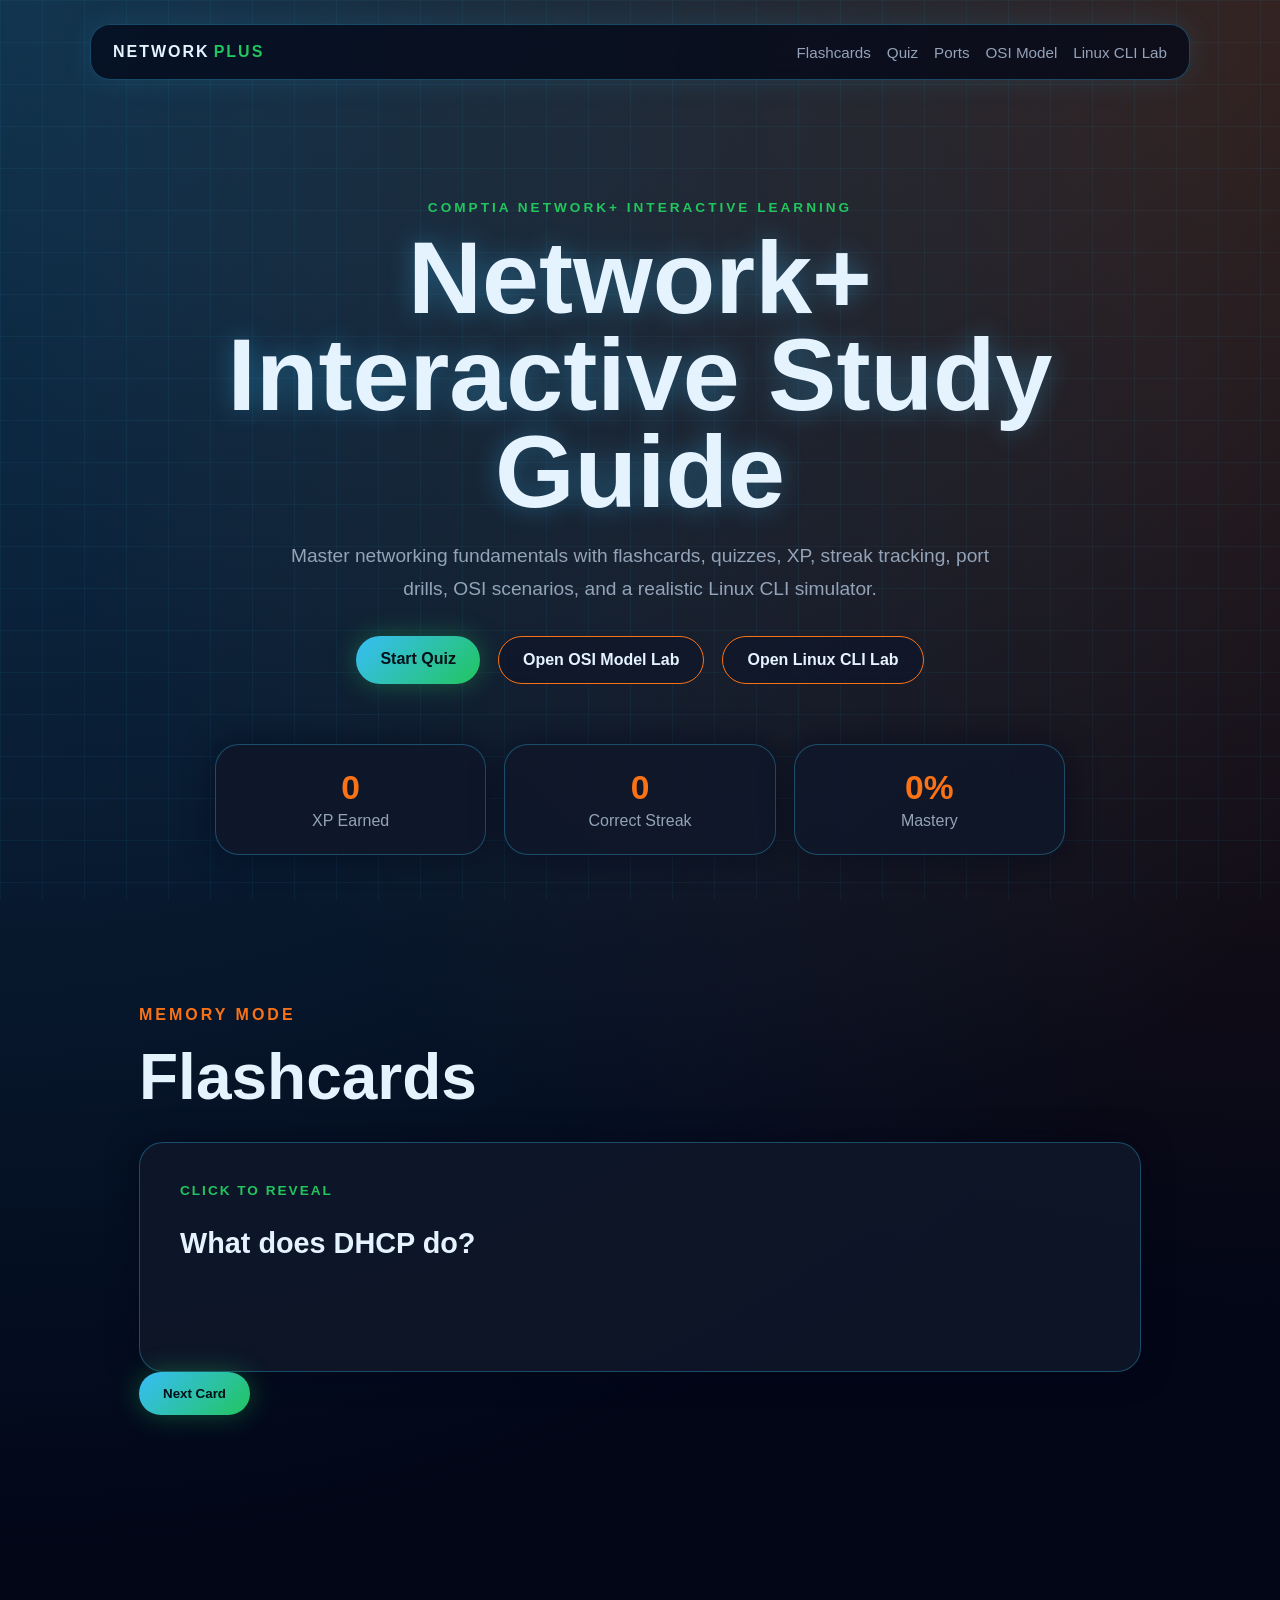
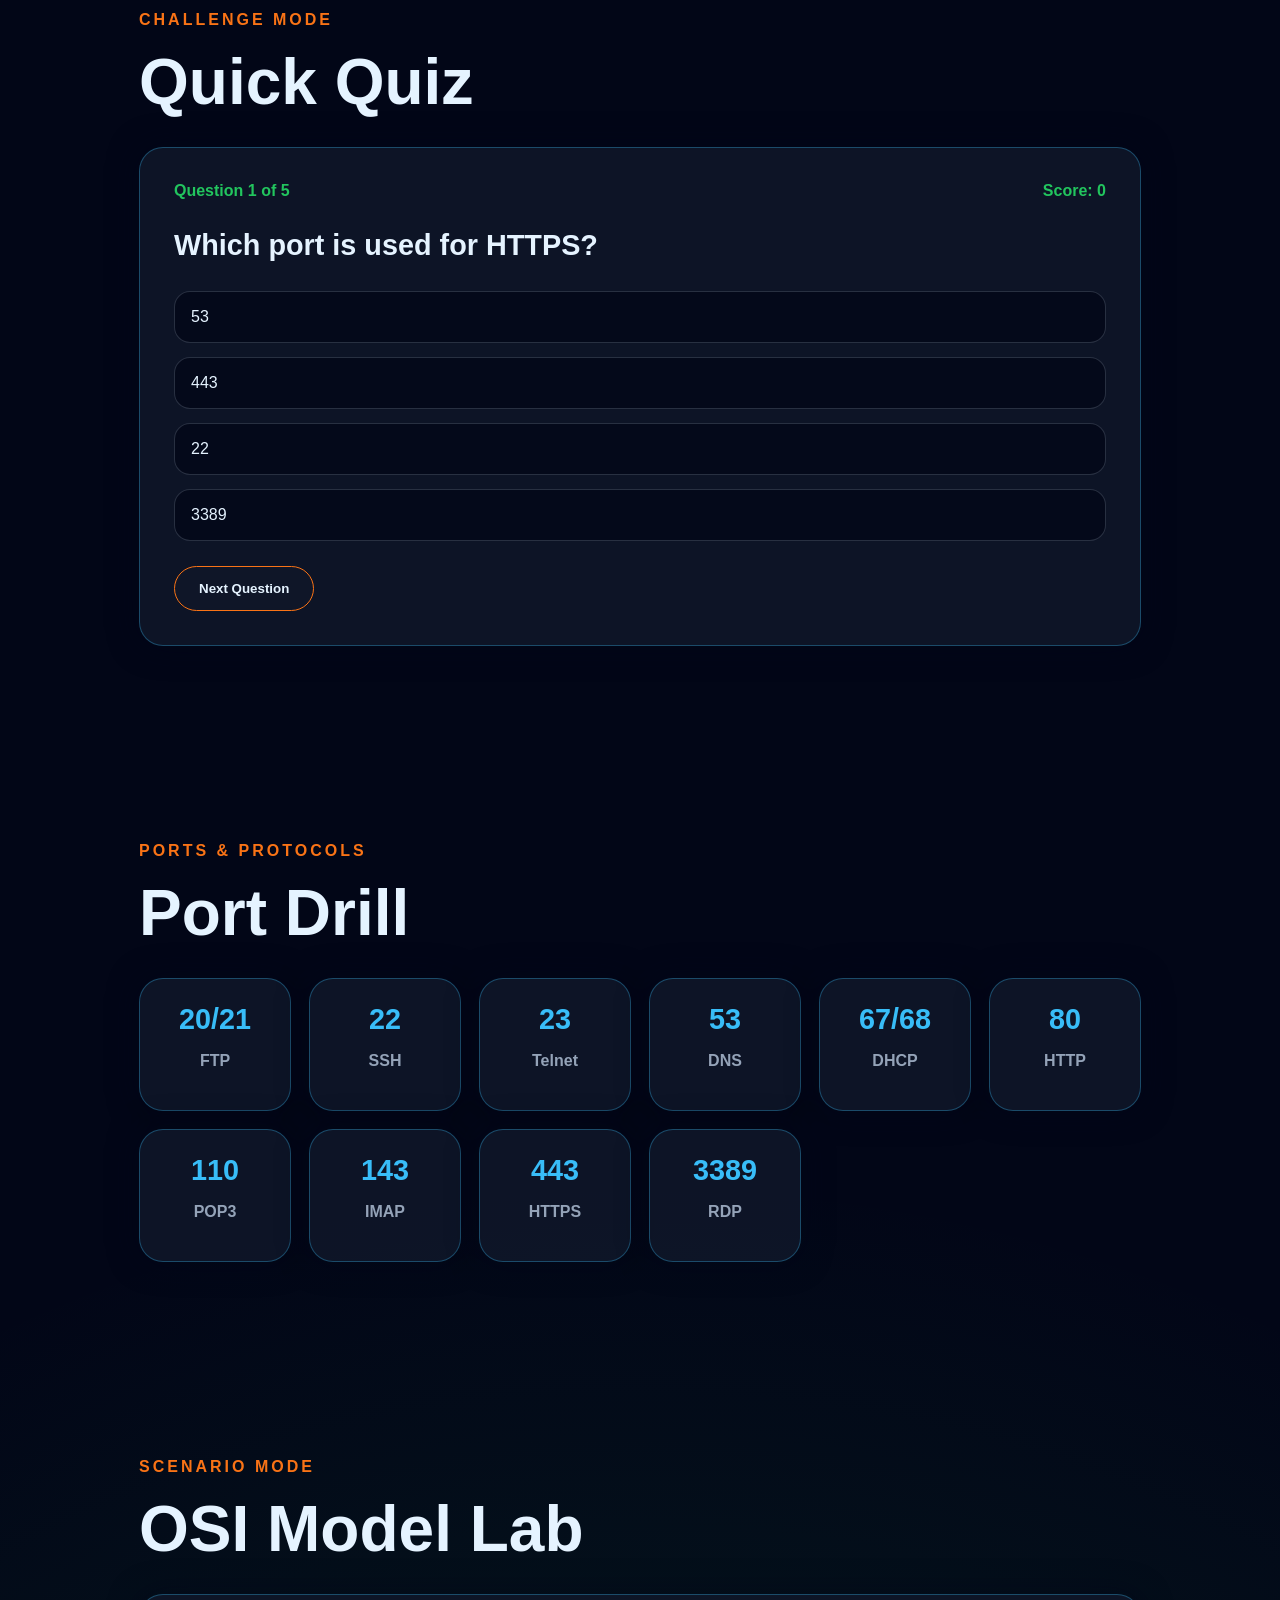
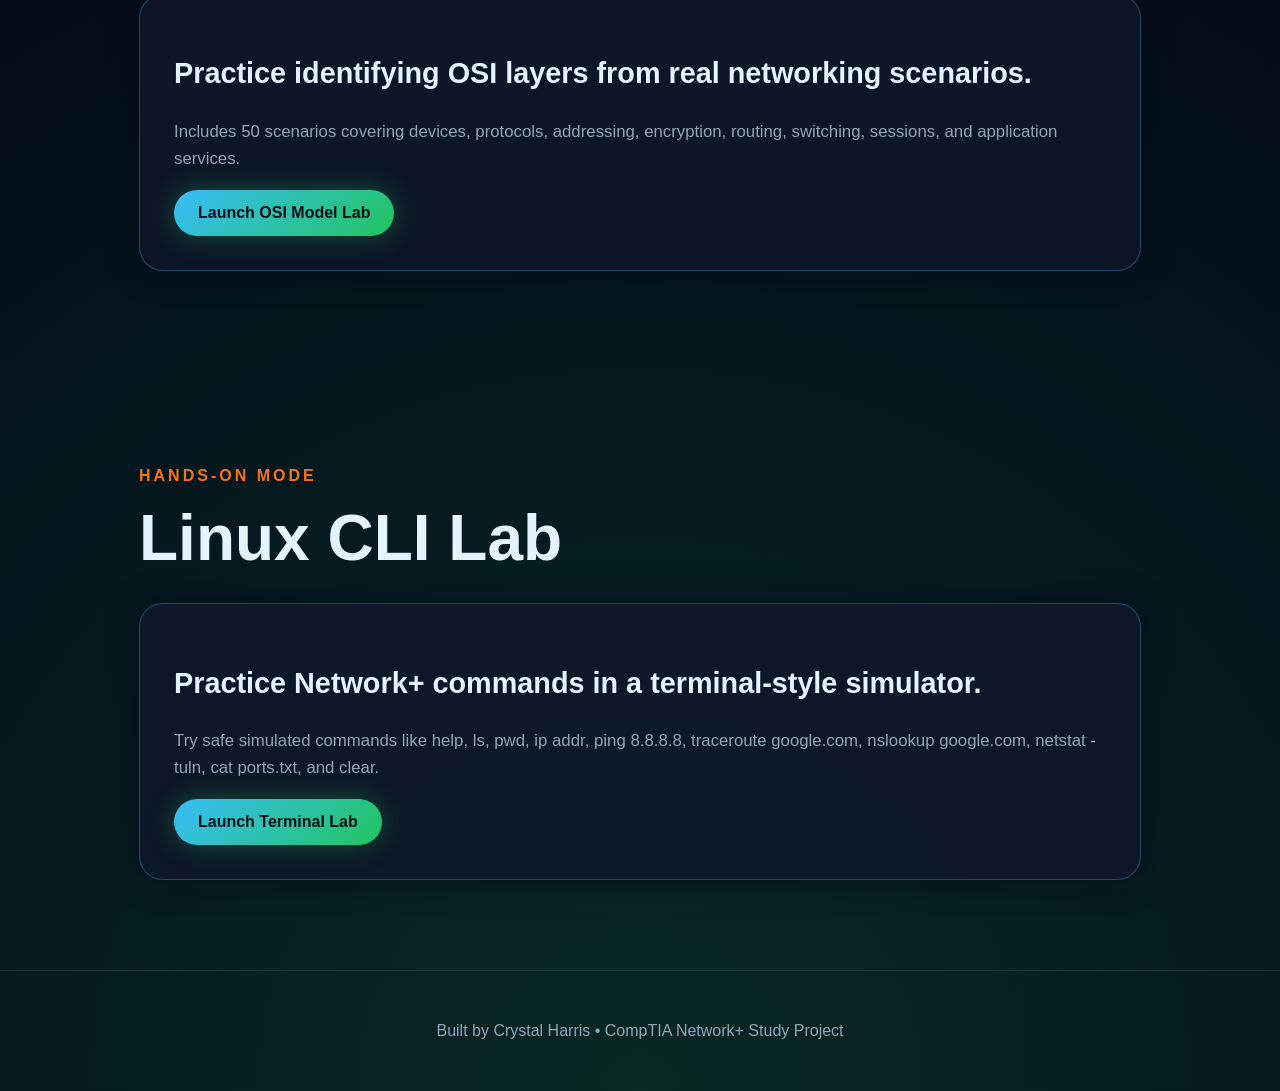
<file: index.html>
<!DOCTYPE html>
<html lang="en">
<head>
  <meta charset="UTF-8" />
  <meta name="viewport" content="width=device-width, initial-scale=1.0" />
  <title>Network+ Interactive Study Guide</title>
  <link rel="stylesheet" href="style.css" />
</head>
<body>
  <div class="bg-grid"></div>

  <header class="hero">
    <nav class="nav">
      <div class="logo">NETWORK<span>PLUS</span></div>
      <div class="nav-links">
        <a href="#flashcards">Flashcards</a>
        <a href="#quiz">Quiz</a>
        <a href="#ports">Ports</a>
        <a href="osi.html">OSI Model</a>
        <a href="terminal.html">Linux CLI Lab</a>
      </div>
    </nav>

    <section class="hero-content">
      <p class="eyebrow">CompTIA Network+ Interactive Learning</p>
      <h1>Network+ Interactive Study Guide</h1>
      <p class="subtitle">Master networking fundamentals with flashcards, quizzes, XP, streak tracking, port drills, OSI scenarios, and a realistic Linux CLI simulator.</p>

      <div class="hero-buttons">
        <a href="#quiz" class="btn primary">Start Quiz</a>
        <a href="osi.html" class="btn secondary">Open OSI Model Lab</a>
        <a href="terminal.html" class="btn secondary">Open Linux CLI Lab</a>
      </div>
    </section>

    <section class="stats-panel">
      <div><span id="xp">0</span><p>XP Earned</p></div>
      <div><span id="streak">0</span><p>Correct Streak</p></div>
      <div><span id="mastery">0%</span><p>Mastery</p></div>
    </section>
  </header>

  <main>
    <section class="section" id="flashcards">
      <div class="section-title"><p>Memory Mode</p><h2>Flashcards</h2></div>
      <div class="card flashcard" id="flashcard"><div class="tag">Click to reveal</div><h3 id="flashQuestion">What does DHCP do?</h3><p id="flashAnswer" class="hidden">DHCP automatically assigns IP addresses and network configuration to devices.</p></div>
      <button class="btn primary" onclick="nextFlashcard()">Next Card</button>
    </section>

    <section class="section" id="quiz">
      <div class="section-title"><p>Challenge Mode</p><h2>Quick Quiz</h2></div>
      <div class="quiz-box"><div class="quiz-header"><span id="questionCount">Question 1 of 5</span><span id="score">Score: 0</span></div><h3 id="quizQuestion">Which port is used for HTTPS?</h3><div id="answers" class="answers"></div><p id="feedback" class="feedback"></p><button class="btn secondary" onclick="nextQuestion()">Next Question</button></div>
    </section>

    <section class="section" id="ports">
      <div class="section-title"><p>Ports & Protocols</p><h2>Port Drill</h2></div>
      <div class="port-grid">
        <div class="port-card"><span>20/21</span><p>FTP</p></div><div class="port-card"><span>22</span><p>SSH</p></div><div class="port-card"><span>23</span><p>Telnet</p></div><div class="port-card"><span>53</span><p>DNS</p></div><div class="port-card"><span>67/68</span><p>DHCP</p></div><div class="port-card"><span>80</span><p>HTTP</p></div><div class="port-card"><span>110</span><p>POP3</p></div><div class="port-card"><span>143</span><p>IMAP</p></div><div class="port-card"><span>443</span><p>HTTPS</p></div><div class="port-card"><span>3389</span><p>RDP</p></div>
      </div>
    </section>

    <section class="section"><div class="section-title"><p>Scenario Mode</p><h2>OSI Model Lab</h2></div><div class="quiz-box"><h3>Practice identifying OSI layers from real networking scenarios.</h3><p class="feedback">Includes 50 scenarios covering devices, protocols, addressing, encryption, routing, switching, sessions, and application services.</p><a href="osi.html" class="btn primary">Launch OSI Model Lab</a></div></section>

    <section class="section"><div class="section-title"><p>Hands-On Mode</p><h2>Linux CLI Lab</h2></div><div class="quiz-box"><h3>Practice Network+ commands in a terminal-style simulator.</h3><p class="feedback">Try safe simulated commands like help, ls, pwd, ip addr, ping 8.8.8.8, traceroute google.com, nslookup google.com, netstat -tuln, cat ports.txt, and clear.</p><a href="terminal.html" class="btn primary">Launch Terminal Lab</a></div></section>
  </main>

  <footer><p>Built by Crystal Harris • CompTIA Network+ Study Project</p></footer>
  <script src="script.js"></script>
</body>
</html>
</file>
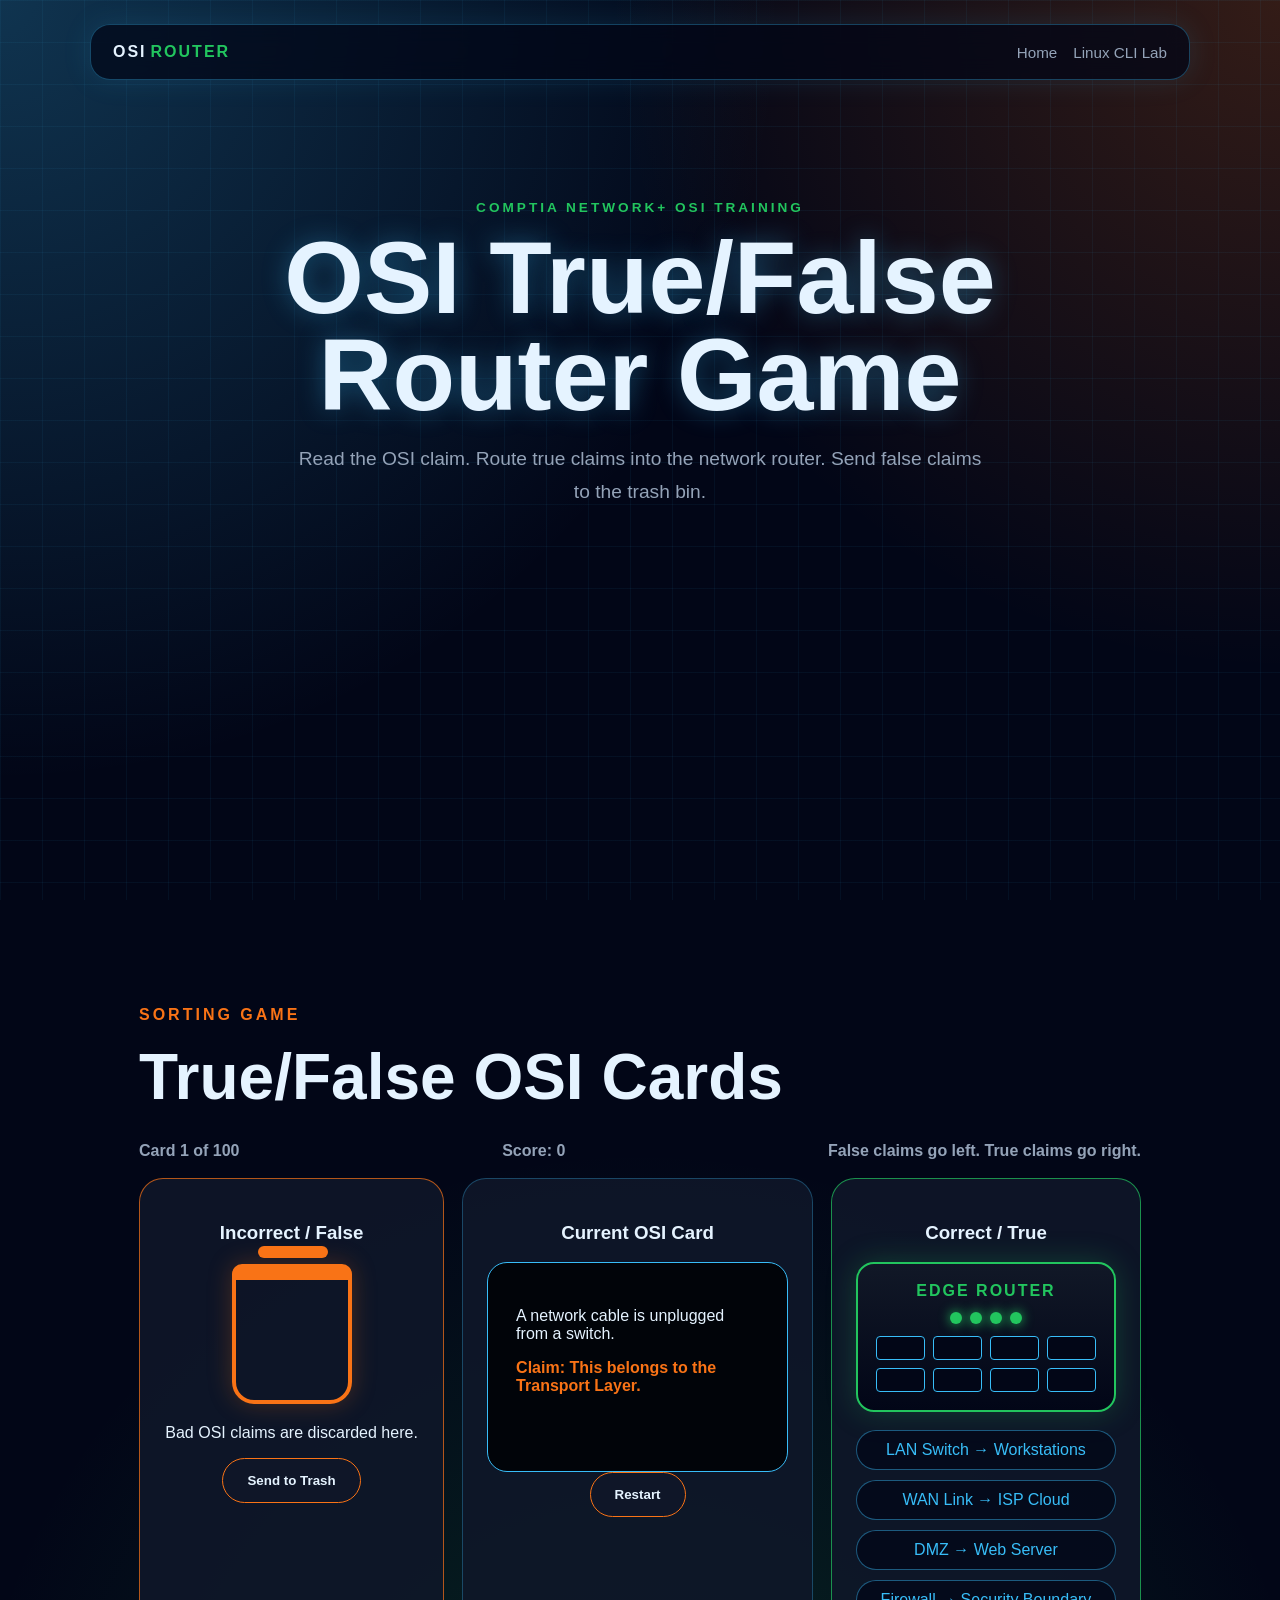
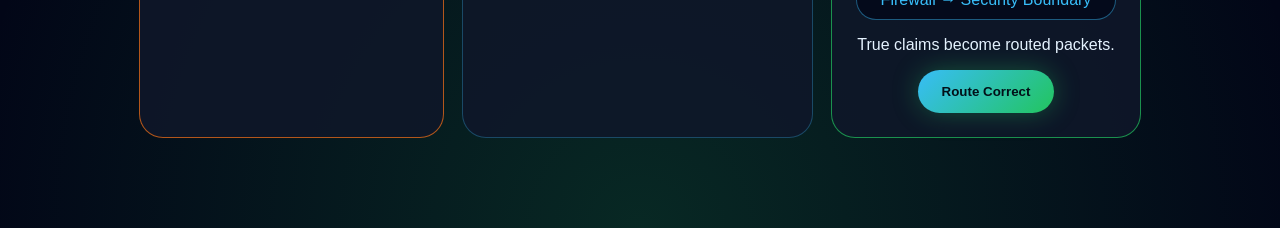
<file: osi.html>
<!DOCTYPE html>
<html lang="en">
<head>
<meta charset="UTF-8"><meta name="viewport" content="width=device-width, initial-scale=1.0"><title>OSI True/False Router Game</title><link rel="stylesheet" href="style.css">
<style>
.sort-game{display:grid;grid-template-columns:1fr 1.15fr 1fr;gap:18px;align-items:stretch}.drop-zone,.active-card{min-height:420px;border-radius:24px;border:1px solid rgba(56,189,248,.3);background:rgba(15,23,42,.88);padding:24px;text-align:center}.trash{border-color:rgba(249,115,22,.7)}.trash-can{width:120px;height:140px;margin:20px auto;border:4px solid #f97316;border-top:16px solid #f97316;border-radius:10px 10px 22px 22px;position:relative;box-shadow:0 0 25px rgba(249,115,22,.25)}.trash-can:before{content:"";position:absolute;top:-34px;left:22px;width:70px;height:12px;border-radius:8px;background:#f97316}.router-zone{border-color:rgba(34,197,94,.7)}.tf-card{padding:28px;border:1px solid #38bdf8;border-radius:20px;background:#010409;text-align:left;min-height:210px}.claim{color:#f97316;font-weight:900}.sort-stats{display:flex;justify-content:space-between;gap:12px;flex-wrap:wrap;color:#94a3b8;font-weight:800;margin-bottom:18px}.real-router{width:260px;margin:16px auto;padding:18px;border-radius:18px;background:linear-gradient(180deg,#111827,#020617);border:2px solid #22c55e;box-shadow:0 0 30px rgba(34,197,94,.25)}.router-label{color:#22c55e;font-weight:900;letter-spacing:2px}.router-lights{display:flex;justify-content:center;gap:8px;margin:12px 0}.light{width:12px;height:12px;border-radius:50%;background:#22c55e;box-shadow:0 0 12px #22c55e}.ports{display:grid;grid-template-columns:repeat(4,1fr);gap:8px;margin-top:12px}.port{height:24px;border:1px solid #38bdf8;border-radius:4px;background:#020617}.network-lines{display:grid;grid-template-columns:1fr;gap:10px;margin-top:18px}.network-node{padding:10px;border:1px solid rgba(56,189,248,.45);border-radius:999px;color:#38bdf8;background:rgba(2,6,23,.7)}.packet{display:inline-block;margin:6px;padding:8px 12px;border:1px solid #22c55e;border-radius:999px;color:#22c55e;background:rgba(34,197,94,.08)}@media(max-width:900px){.sort-game{grid-template-columns:1fr}.active-card{order:-1}}
</style></head>
<body><div class="bg-grid"></div><header class="hero"><nav class="nav"><div class="logo">OSI<span>ROUTER</span></div><div class="nav-links"><a href="index.html">Home</a><a href="terminal.html">Linux CLI Lab</a></div></nav><section class="hero-content"><p class="eyebrow">CompTIA Network+ OSI Training</p><h1>OSI True/False Router Game</h1><p class="subtitle">Read the OSI claim. Route true claims into the network router. Send false claims to the trash bin.</p></section></header><main><section class="section" id="game"><div class="section-title"><p>Sorting Game</p><h2>True/False OSI Cards</h2></div><div class="sort-stats"><span id="sortProgress">Card 1 of 100</span><span id="sortScore">Score: 0</span><span id="sortFeedback">False claims go left. True claims go right.</span></div><div class="sort-game"><div class="drop-zone trash"><h3>Incorrect / False</h3><div class="trash-can"></div><p>Bad OSI claims are discarded here.</p><button class="btn secondary" onclick="sortAnswer(false)">Send to Trash</button></div><div class="active-card"><h3>Current OSI Card</h3><div class="tf-card"><p id="tfScenario"></p><p class="claim" id="tfClaim"></p></div><button class="btn secondary" onclick="resetSortGame()">Restart</button></div><div class="drop-zone router-zone"><h3>Correct / True</h3><div class="real-router"><div class="router-label">EDGE ROUTER</div><div class="router-lights"><span class="light"></span><span class="light"></span><span class="light"></span><span class="light"></span></div><div class="ports"><span class="port"></span><span class="port"></span><span class="port"></span><span class="port"></span><span class="port"></span><span class="port"></span><span class="port"></span><span class="port"></span></div></div><div class="network-lines"><div class="network-node">LAN Switch → Workstations</div><div class="network-node">WAN Link → ISP Cloud</div><div class="network-node">DMZ → Web Server</div><div class="network-node">Firewall → Security Boundary</div></div><p>True claims become routed packets.</p><div id="routedPackets"></div><button class="btn primary" onclick="sortAnswer(true)">Route Correct</button></div></div></section></main><script>
const scenarios=[['A network cable is unplugged from a switch.','Physical Layer'],['A switch forwards frames using MAC addresses.','Data Link Layer'],['A router forwards packets between networks.','Network Layer'],['TCP establishes a reliable connection.','Transport Layer'],['A user logs into a remote session.','Session Layer'],['TLS encrypts browser traffic.','Presentation Layer'],['DNS resolves a domain name.','Application Layer'],['Wi-Fi signal interference occurs.','Physical Layer'],['A NIC uses a MAC address.','Data Link Layer'],['IP addressing determines routing.','Network Layer'],['UDP sends connectionless traffic.','Transport Layer'],['A VPN tunnel session is maintained.','Session Layer'],['JPEG formatting occurs.','Presentation Layer'],['HTTP delivers web pages.','Application Layer'],['Fiber optic cabling transmits bits.','Physical Layer'],['An Ethernet frame is rebuilt.','Data Link Layer'],['ICMP sends echo requests.','Network Layer'],['TCP port numbers identify services.','Transport Layer'],['NetBIOS manages communication sessions.','Session Layer'],['ASCII text encoding is translated.','Presentation Layer'],['SMTP sends email.','Application Layer'],['A repeater boosts signal strength.','Physical Layer'],['A bridge filters traffic by MAC.','Data Link Layer'],['A router uses routing tables.','Network Layer'],['TCP handles retransmissions.','Transport Layer'],['A session timeout disconnects a user.','Session Layer'],['Data compression occurs before transmission.','Presentation Layer'],['FTP transfers files.','Application Layer'],['Coaxial cable carries electrical signals.','Physical Layer'],['VLAN tagging occurs.','Data Link Layer'],['IP fragmentation occurs.','Network Layer'],['TCP performs the three-way handshake.','Transport Layer'],['RPC establishes communication sessions.','Session Layer'],['Unicode conversion occurs.','Presentation Layer'],['SSH provides remote administration.','Application Layer'],['A damaged cable causes packet loss.','Physical Layer'],['Switch ports learn MAC addresses.','Data Link Layer'],['A packet crosses multiple routers.','Network Layer'],['UDP streams video quickly.','Transport Layer'],['A video call session stays active.','Session Layer'],['Encryption keys format secure data.','Presentation Layer'],['DHCP assigns IP addresses.','Application Layer'],['Bluetooth radio transmission occurs.','Physical Layer'],['Ethernet uses frame check sequences.','Data Link Layer'],['OSPF exchanges routing information.','Network Layer'],['TCP guarantees packet delivery.','Transport Layer'],['A login session reconnects after interruption.','Session Layer'],['Data is converted from one format to another.','Presentation Layer'],['SNMP monitors devices.','Application Layer'],['A patch panel organizes cabling.','Physical Layer'],['A hub repeats bits to all ports.','Physical Layer'],['ARP maps an IP address to a MAC address.','Data Link Layer'],['A default gateway sends traffic off subnet.','Network Layer'],['A firewall filters by TCP port.','Transport Layer'],['A session cookie helps maintain state.','Session Layer'],['MPEG video is encoded.','Presentation Layer'],['A browser requests a web resource.','Application Layer'],['A transceiver converts electrical to optical signals.','Physical Layer'],['A switch detects a frame collision domain.','Data Link Layer'],['IPv6 addressing is used.','Network Layer'],['UDP port 53 carries a DNS query.','Transport Layer'],['SMB keeps a file-sharing session open.','Session Layer'],['Data is decrypted after arrival.','Presentation Layer'],['NTP synchronizes time.','Application Layer'],['Bad crimping causes link failure.','Physical Layer'],['STP prevents switching loops.','Data Link Layer'],['A route metric chooses the best path.','Network Layer'],['TCP windowing controls flow.','Transport Layer'],['A database connection session stays open.','Session Layer'],['Character encoding changes from UTF-8.','Presentation Layer'],['POP3 downloads email.','Application Layer'],['Radio frequency attenuation weakens Wi-Fi.','Physical Layer'],['A MAC table is updated.','Data Link Layer'],['A TTL value decreases at each router.','Network Layer'],['A source port tracks a client connection.','Transport Layer'],['A remote desktop session is established.','Session Layer'],['Certificate-based encryption is negotiated.','Presentation Layer'],['RDP provides remote desktop access.','Application Layer'],['A cable tester finds an open pair.','Physical Layer'],['802.1Q inserts a VLAN tag.','Data Link Layer'],['NAT translates private IP addresses.','Network Layer'],['TCP acknowledges received segments.','Transport Layer'],['A control channel keeps an app session alive.','Session Layer'],['XML data is formatted for exchange.','Presentation Layer'],['LDAP queries directory services.','Application Layer'],['A faulty SFP module breaks connectivity.','Physical Layer'],['Frame encapsulation occurs on Ethernet.','Data Link Layer'],['BGP advertises network prefixes.','Network Layer'],['A UDP datagram is sent without handshake.','Transport Layer'],['Session restoration resumes an app login.','Session Layer'],['A file is compressed into gzip.','Presentation Layer'],['IMAP syncs mailbox folders.','Application Layer'],['Signal noise affects copper cabling.','Physical Layer'],['A switch forwards based on destination MAC.','Data Link Layer'],['A subnet mask defines network boundaries.','Network Layer'],['A TCP reset closes a connection.','Transport Layer'],['Kerberos uses tickets for sessions.','Session Layer'],['Data serialization prepares an object for transfer.','Presentation Layer'],['TFTP transfers a boot file.','Application Layer']];
const layers=['Physical Layer','Data Link Layer','Network Layer','Transport Layer','Session Layer','Presentation Layer','Application Layer'];let sortIndex=0,sortScore=0;function makeClaim(){const real=scenarios[sortIndex%scenarios.length];let claimLayer=real[1];let truth=true;if(sortIndex%3===1||sortIndex%4===0){truth=false;const wrong=layers.filter(l=>l!==real[1]);claimLayer=wrong[(sortIndex+2)%wrong.length];}return{scenario:real[0],real:real[1],claim:claimLayer,isTrue:truth};}let currentClaim=makeClaim();function loadSortCard(){currentClaim=makeClaim();document.getElementById('tfScenario').textContent=currentClaim.scenario;document.getElementById('tfClaim').textContent=`Claim: This belongs to the ${currentClaim.claim}.`;document.getElementById('sortProgress').textContent=`Card ${sortIndex+1} of 100`;document.getElementById('sortScore').textContent=`Score: ${sortScore}`;}function sortAnswer(sentToRouter){if(sentToRouter===currentClaim.isTrue){sortScore++;document.getElementById('sortFeedback').textContent=sentToRouter?'Correct — packet routed successfully.':'Correct — false claim discarded.';if(sentToRouter){const p=document.createElement('span');p.className='packet';p.textContent='OSI Packet';document.getElementById('routedPackets').appendChild(p)}}else{document.getElementById('sortFeedback').textContent=`Wrong. Actual answer: ${currentClaim.real}.`;}sortIndex++;if(sortIndex>=100){document.getElementById('sortFeedback').textContent+=` Finished. Final score: ${sortScore}/100.`;sortIndex=0;sortScore=0;document.getElementById('routedPackets').innerHTML='';}loadSortCard();}function resetSortGame(){sortIndex=0;sortScore=0;document.getElementById('routedPackets').innerHTML='';document.getElementById('sortFeedback').textContent='Game restarted.';loadSortCard();}loadSortCard();
</script></body></html>
</file>
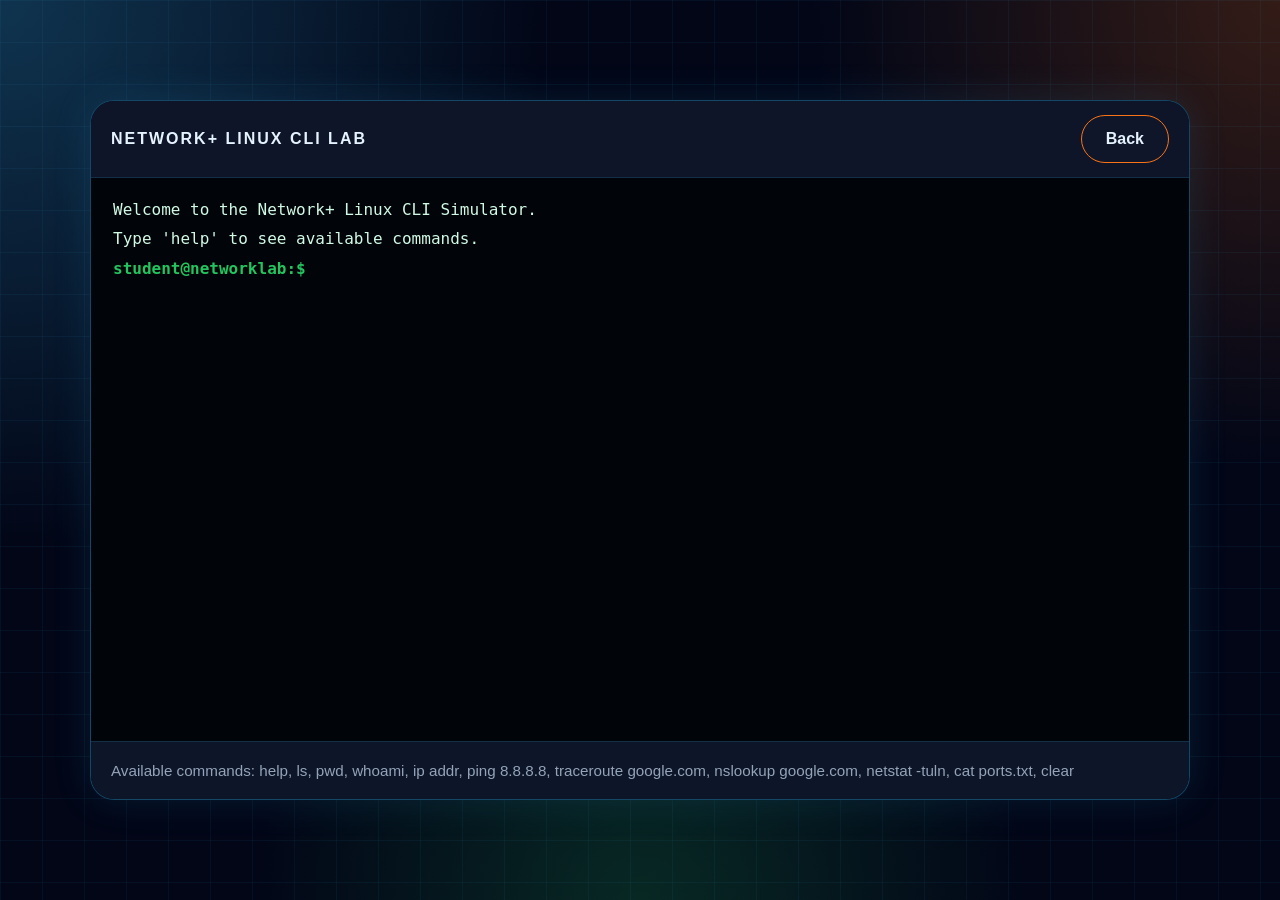
<file: terminal.html>
<!DOCTYPE html>
<html lang="en">
<head>
  <meta charset="UTF-8">
  <meta name="viewport" content="width=device-width, initial-scale=1.0">
  <title>Linux CLI Lab</title>
  <link rel="stylesheet" href="style.css">
  <style>
    .terminal-page {
      min-height: 100vh;
      padding: 40px 20px;
      display: flex;
      justify-content: center;
      align-items: center;
    }

    .cli-window {
      width: min(1100px, 100%);
      height: 700px;
      background: #020617;
      border: 1px solid rgba(56,189,248,0.35);
      border-radius: 24px;
      overflow: hidden;
      box-shadow: 0 0 40px rgba(56,189,248,0.12);
      display: flex;
      flex-direction: column;
    }

    .cli-header {
      background: rgba(15,23,42,0.95);
      padding: 14px 20px;
      display: flex;
      justify-content: space-between;
      align-items: center;
      border-bottom: 1px solid rgba(56,189,248,0.15);
    }

    .cli-title {
      font-weight: 800;
      letter-spacing: 2px;
    }

    .cli-screen {
      flex: 1;
      overflow-y: auto;
      padding: 22px;
      font-family: Consolas, monospace;
      color: #d1fae5;
      background: #010409;
    }

    .line {
      margin-bottom: 10px;
      white-space: pre-wrap;
    }

    .prompt-line {
      display: flex;
      align-items: center;
      gap: 10px;
    }

    .prompt {
      color: #22c55e;
      font-weight: 900;
    }

    .cli-input {
      background: transparent;
      border: none;
      outline: none;
      color: #e5f3ff;
      width: 100%;
      font-family: Consolas, monospace;
      font-size: 1rem;
    }

    .hint-box {
      padding: 20px;
      background: rgba(15,23,42,0.92);
      border-top: 1px solid rgba(56,189,248,0.15);
      color: #94a3b8;
      font-size: 0.95rem;
    }
  </style>
</head>
<body>
  <div class="bg-grid"></div>

  <div class="terminal-page">
    <div class="cli-window">
      <div class="cli-header">
        <div class="cli-title">NETWORK+ LINUX CLI LAB</div>
        <a href="index.html" class="btn secondary">Back</a>
      </div>

      <div class="cli-screen" id="screen">
        <div class="line">Welcome to the Network+ Linux CLI Simulator.</div>
        <div class="line">Type 'help' to see available commands.</div>
      </div>

      <div class="hint-box">
        Available commands: help, ls, pwd, whoami, ip addr, ping 8.8.8.8, traceroute google.com, nslookup google.com, netstat -tuln, cat ports.txt, clear
      </div>
    </div>
  </div>

  <script>
    const screen = document.getElementById('screen');

    const responses = {
      'help': `Available commands:\nhelp\nls\npwd\nwhoami\nip addr\nping 8.8.8.8\ntraceroute google.com\nnslookup google.com\nnetstat -tuln\ncat ports.txt\nclear`,

      'ls': 'Documents  Downloads  labs  ports.txt  notes.txt',

      'pwd': '/home/networkplus/student',

      'whoami': 'student',

      'ip addr': `2: eth0: <BROADCAST,MULTICAST,UP,LOWER_UP>\n    inet 192.168.1.44/24 brd 192.168.1.255 scope global dynamic eth0`,

      'ping 8.8.8.8': `PING 8.8.8.8 (8.8.8.8): 56 data bytes\n64 bytes from 8.8.8.8: icmp_seq=1 ttl=117 time=18.1 ms\n64 bytes from 8.8.8.8: icmp_seq=2 ttl=117 time=17.4 ms`,

      'traceroute google.com': `1 192.168.1.1 1.1 ms\n2 10.22.0.1 8.3 ms\n3 google.com 17.2 ms`,

      'nslookup google.com': `Server: 8.8.8.8\nAddress: 8.8.8.8#53\n\nNon-authoritative answer:\nName: google.com\nAddress: 142.250.191.14`,

      'netstat -tuln': `Proto Local Address   State\ntcp   0.0.0.0:22     LISTEN\ntcp   0.0.0.0:80     LISTEN\ntcp   0.0.0.0:443    LISTEN`,

      'cat ports.txt': `22 SSH\n53 DNS\n67/68 DHCP\n80 HTTP\n443 HTTPS\n3389 RDP`
    };

    function createInputLine() {
      const wrapper = document.createElement('div');
      wrapper.className = 'prompt-line';

      const prompt = document.createElement('span');
      prompt.className = 'prompt';
      prompt.textContent = 'student@networklab:$';

      const input = document.createElement('input');
      input.className = 'cli-input';
      input.autocomplete = 'off';

      wrapper.appendChild(prompt);
      wrapper.appendChild(input);
      screen.appendChild(wrapper);

      input.focus();

      input.addEventListener('keydown', (e) => {
        if (e.key === 'Enter') {
          const command = input.value.trim();
          input.disabled = true;
          processCommand(command);
        }
      });

      screen.scrollTop = screen.scrollHeight;
    }

    function processCommand(command) {
      if (command === 'clear') {
        screen.innerHTML = '';
        createInputLine();
        return;
      }

      const output = document.createElement('div');
      output.className = 'line';

      if (responses[command]) {
        output.textContent = responses[command];
      } else {
        output.textContent = `Command not found: ${command}`;
      }

      screen.appendChild(output);
      createInputLine();
    }

    createInputLine();
  </script>
</body>
</html>
</file>
<file: style.css>
:root {
  --black: #020617;
  --dark: #08111f;
  --blue: #38bdf8;
  --green: #22c55e;
  --orange: #f97316;
  --text: #e5f3ff;
  --muted: #94a3b8;
  --card: rgba(15, 23, 42, 0.88);
  --border: rgba(56, 189, 248, 0.32);
}

* {
  box-sizing: border-box;
  scroll-behavior: smooth;
}

body {
  margin: 0;
  font-family: Arial, Helvetica, sans-serif;
  background:
    radial-gradient(circle at top left, rgba(56, 189, 248, 0.25), transparent 35%),
    radial-gradient(circle at top right, rgba(249, 115, 22, 0.20), transparent 30%),
    radial-gradient(circle at bottom, rgba(34, 197, 94, 0.18), transparent 35%),
    var(--black);
  color: var(--text);
}

.bg-grid {
  position: fixed;
  inset: 0;
  background-image:
    linear-gradient(rgba(56, 189, 248, 0.06) 1px, transparent 1px),
    linear-gradient(90deg, rgba(56, 189, 248, 0.06) 1px, transparent 1px);
  background-size: 42px 42px;
  pointer-events: none;
  z-index: -1;
}

.hero {
  min-height: 100vh;
  padding: 24px;
}

.nav {
  max-width: 1100px;
  margin: 0 auto;
  padding: 18px 22px;
  display: flex;
  justify-content: space-between;
  align-items: center;
  border: 1px solid var(--border);
  border-radius: 20px;
  background: rgba(2, 6, 23, 0.72);
  backdrop-filter: blur(12px);
  box-shadow: 0 0 30px rgba(56, 189, 248, 0.12);
}

.logo {
  font-weight: 900;
  letter-spacing: 2px;
}

.logo span {
  color: var(--green);
  margin-left: 4px;
}

.nav-links {
  display: flex;
  gap: 16px;
}

.nav-links a {
  color: var(--muted);
  text-decoration: none;
  font-size: 0.95rem;
}

.nav-links a:hover {
  color: var(--orange);
}

.hero-content {
  max-width: 930px;
  margin: 120px auto 60px;
  text-align: center;
}

.eyebrow {
  color: var(--green);
  text-transform: uppercase;
  letter-spacing: 3px;
  font-size: 0.85rem;
  font-weight: 700;
}

h1 {
  font-size: clamp(2.6rem, 8vw, 6.5rem);
  margin: 10px 0;
  line-height: 0.95;
  text-shadow: 0 0 26px rgba(56, 189, 248, 0.35);
}

.subtitle {
  max-width: 700px;
  margin: 20px auto;
  color: var(--muted);
  font-size: 1.2rem;
  line-height: 1.7;
}

.hero-buttons {
  margin-top: 30px;
  display: flex;
  justify-content: center;
  gap: 18px;
  flex-wrap: wrap;
}

.btn {
  border: none;
  padding: 14px 24px;
  border-radius: 999px;
  font-weight: 800;
  cursor: pointer;
  text-decoration: none;
  display: inline-block;
  transition: transform 0.2s ease, box-shadow 0.2s ease;
}

.btn:hover {
  transform: translateY(-3px);
}

.primary {
  color: #021018;
  background: linear-gradient(135deg, var(--blue), var(--green));
  box-shadow: 0 0 26px rgba(34, 197, 94, 0.35);
}

.secondary {
  color: var(--text);
  background: rgba(15, 23, 42, 0.8);
  border: 1px solid var(--orange);
}

.stats-panel {
  max-width: 850px;
  margin: 0 auto;
  display: grid;
  grid-template-columns: repeat(3, 1fr);
  gap: 18px;
}

.stats-panel div,
.card,
.quiz-box,
.terminal,
.port-card {
  background: var(--card);
  border: 1px solid var(--border);
  border-radius: 24px;
  box-shadow: 0 0 30px rgba(2, 6, 23, 0.55);
}

.stats-panel div {
  text-align: center;
  padding: 24px;
}

.stats-panel span {
  font-size: 2.1rem;
  color: var(--orange);
  font-weight: 900;
}

.stats-panel p {
  color: var(--muted);
  margin: 5px 0 0;
}

.section {
  max-width: 1050px;
  margin: 0 auto;
  padding: 90px 24px;
}

.section-title p {
  color: var(--orange);
  text-transform: uppercase;
  letter-spacing: 3px;
  font-weight: 800;
}

.section-title h2 {
  font-size: clamp(2rem, 5vw, 4rem);
  margin: 0 0 28px;
}

.flashcard {
  padding: 40px;
  cursor: pointer;
  min-height: 230px;
  transition: transform 0.25s ease, border-color 0.25s ease;
}

.flashcard:hover {
  transform: scale(1.015);
  border-color: var(--green);
}

.tag {
  color: var(--green);
  font-size: 0.85rem;
  text-transform: uppercase;
  letter-spacing: 2px;
  font-weight: 900;
}

.flashcard h3,
.quiz-box h3 {
  font-size: 1.8rem;
}

.hidden {
  display: none;
}

.flashcard p,
.feedback,
.terminal-output {
  color: var(--muted);
  font-size: 1.05rem;
  line-height: 1.6;
}

.quiz-box {
  padding: 34px;
}

.quiz-header {
  display: flex;
  justify-content: space-between;
  color: var(--green);
  font-weight: 800;
  margin-bottom: 16px;
}

.answers {
  display: grid;
  gap: 14px;
  margin: 25px 0;
}

.answer-btn {
  padding: 16px;
  border-radius: 16px;
  border: 1px solid rgba(148, 163, 184, 0.25);
  background: rgba(2, 6, 23, 0.72);
  color: var(--text);
  cursor: pointer;
  font-size: 1rem;
  text-align: left;
}

.answer-btn:hover {
  border-color: var(--blue);
  box-shadow: 0 0 18px rgba(56, 189, 248, 0.18);
}

.answer-btn.correct {
  border-color: var(--green);
  background: rgba(34, 197, 94, 0.14);
}

.answer-btn.wrong {
  border-color: var(--orange);
  background: rgba(249, 115, 22, 0.14);
}

.port-grid {
  display: grid;
  grid-template-columns: repeat(auto-fit, minmax(135px, 1fr));
  gap: 18px;
}

.port-card {
  padding: 24px;
  text-align: center;
  transition: transform 0.2s ease, border-color 0.2s ease;
}

.port-card:hover {
  transform: translateY(-6px);
  border-color: var(--orange);
}

.port-card span {
  color: var(--blue);
  font-size: 1.8rem;
  font-weight: 900;
}

.port-card p {
  color: var(--muted);
  font-weight: 800;
}

.terminal {
  padding: 28px;
  font-family: Consolas, Monaco, monospace;
}

.terminal-bar {
  display: flex;
  gap: 8px;
  margin-bottom: 22px;
}

.terminal-bar span {
  width: 13px;
  height: 13px;
  border-radius: 50%;
  background: var(--orange);
}

.terminal-bar span:nth-child(2) {
  background: var(--green);
}

.terminal-bar span:nth-child(3) {
  background: var(--blue);
}

.prompt {
  color: var(--green);
  font-weight: 900;
}

footer {
  text-align: center;
  padding: 35px 20px;
  color: var(--muted);
  border-top: 1px solid rgba(148, 163, 184, 0.18);
}

@media (max-width: 700px) {
  .nav {
    flex-direction: column;
    gap: 15px;
  }

  .nav-links {
    flex-wrap: wrap;
    justify-content: center;
  }

  .stats-panel {
    grid-template-columns: 1fr;
  }

  .hero-content {
    margin-top: 70px;
  }
}
</file>
